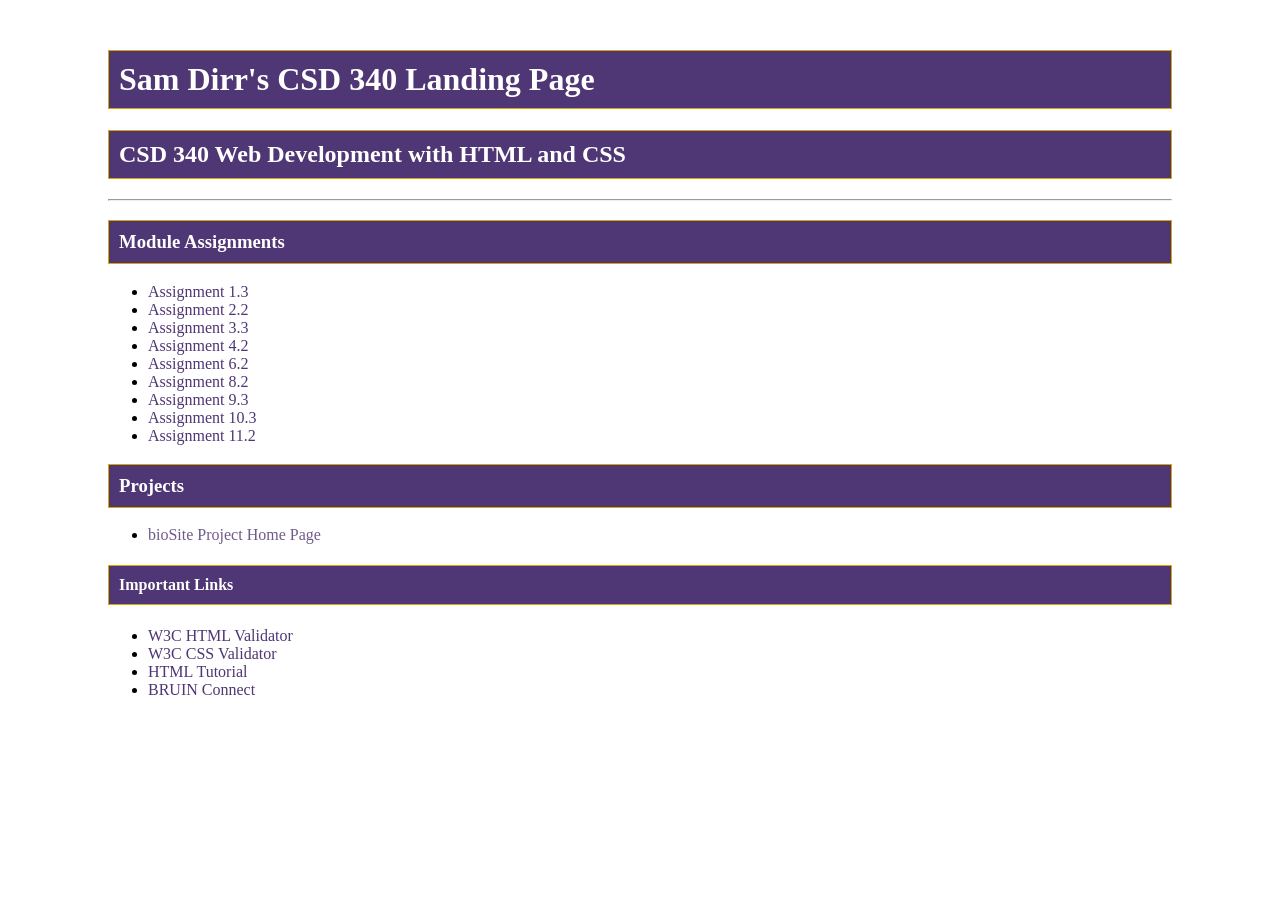
<file: index.html>
<!DOCTYPE html>
<html lang="en">
<head>
    <!--
        Sam Dirr
        Assignment 3.2 - GitHub Pages
        June 14, 2026
    -->
    <meta charset="UTF-8">
    <meta name="viewport" content="width=device-width, initial-scale=1.0">
    <link rel="stylesheet" href="site.css">
    <title>Sam Dirr's CSD 340 Landing Page</title>
</head>
<body>
    <div id="container">
        <h1>Sam Dirr's CSD 340 Landing Page</h1>
        <h2>CSD 340 Web Development with HTML and CSS</h2>

        <hr>
        <h3>Module Assignments</h3>
        <ul>
            <li><a href="module-1/index.html">Assignment 1.3</a></li>
            <li><a href="module-2/Dirr_Mod2_2.html">Assignment 2.2</a></li>
            <li><a href="module-3/Dirr_Mod3_3.html">Assignment 3.3</a></li>
            <li><a href="module-4/Dirr_Mod4_2.html">Assignment 4.2</a></li>
            <li><a href="module-6/Dirr_Mod6_2.html">Assignment 6.2</a></li>
            <li><a href="module-8/Dirr_Mod8_2.html">Assignment 8.2</a></li>
            <li><a href="module-9/Dirr_Mod9_3.html">Assignment 9.3</a></li>
            <li><a href="module-10/Dirr_Mod10_3.html">Assignment 10.3</a></li>
            <li><a href="module-11/Dirr_Mod11_2.html">Assignment 11.2</a></li>
        </ul>
        <h3>Projects</h3>
        <ul>
            <li><a href="">bioSite Project Home Page</a></li>
        </ul>
        <h4>Important Links</h4>
        <ul>
            <li><a href="https://validator.w3.org/">W3C HTML Validator</a></li>
            <li><a href="http://jigsaw.w3.org/css-validator/">W3C CSS Validator</a></li>
            <li><a href="https://www.w3schools.com/html/">HTML Tutorial</a></li>
            <li><a href="https://bruinconnect.bellevue.edu/">BRUIN Connect</a></li>
        </ul>
    </div>
</body>
</html>
</file>
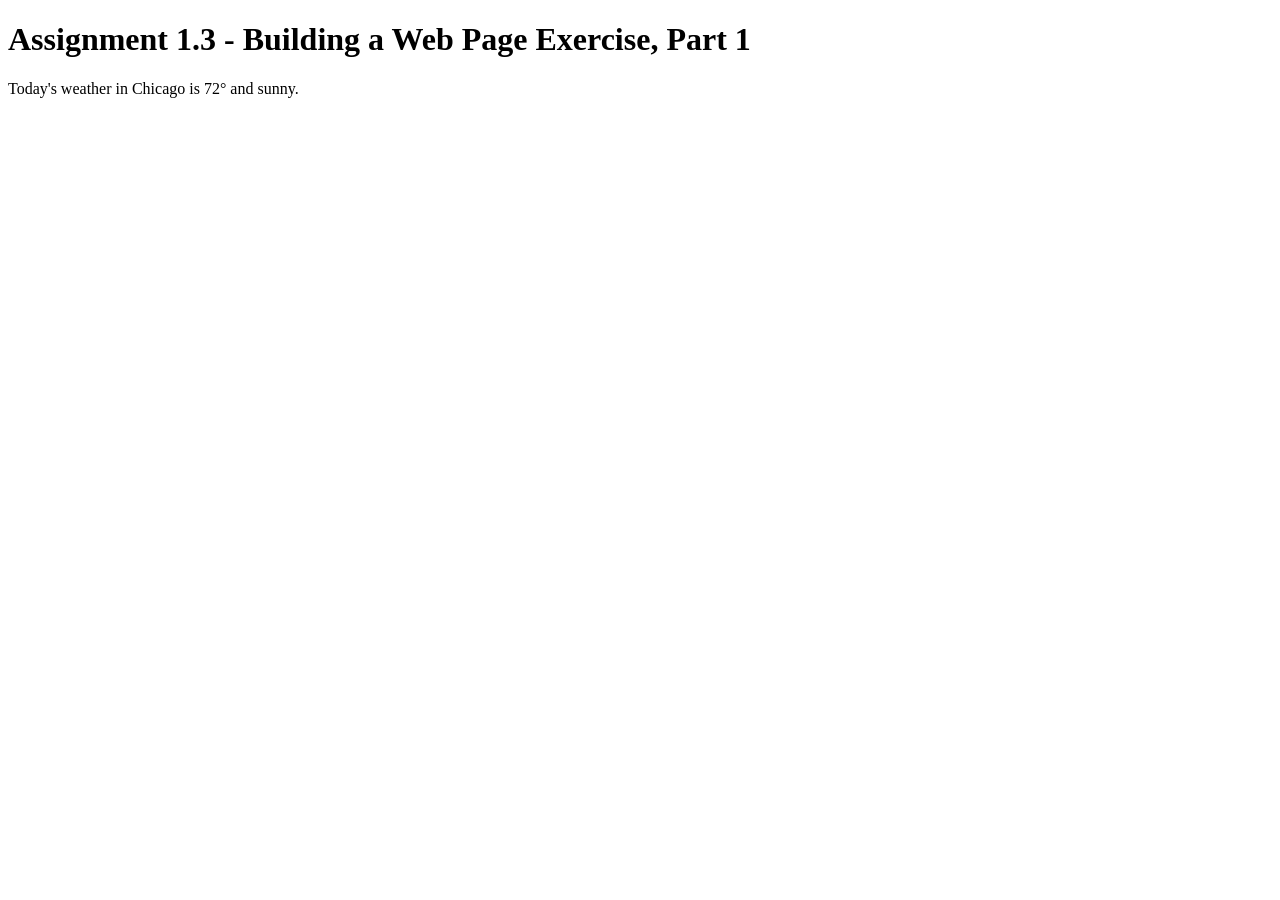
<file: module-1/index.html>
<!DOCTYPE html>
<html lang="en">
<head>
    <meta charset="UTF-8">
    <meta name="viewport" content="width=device-width, initial-scale=1.0">
    <title>CSD 340 Web Development with HTML and CSS</title>
</head>
<body>
    <h1>Assignment 1.3 - Building a Web Page Exercise, Part 1</h1>
    <p>Today's weather in Chicago is 72&deg; and sunny.</p>
</body>
</html>
</file>
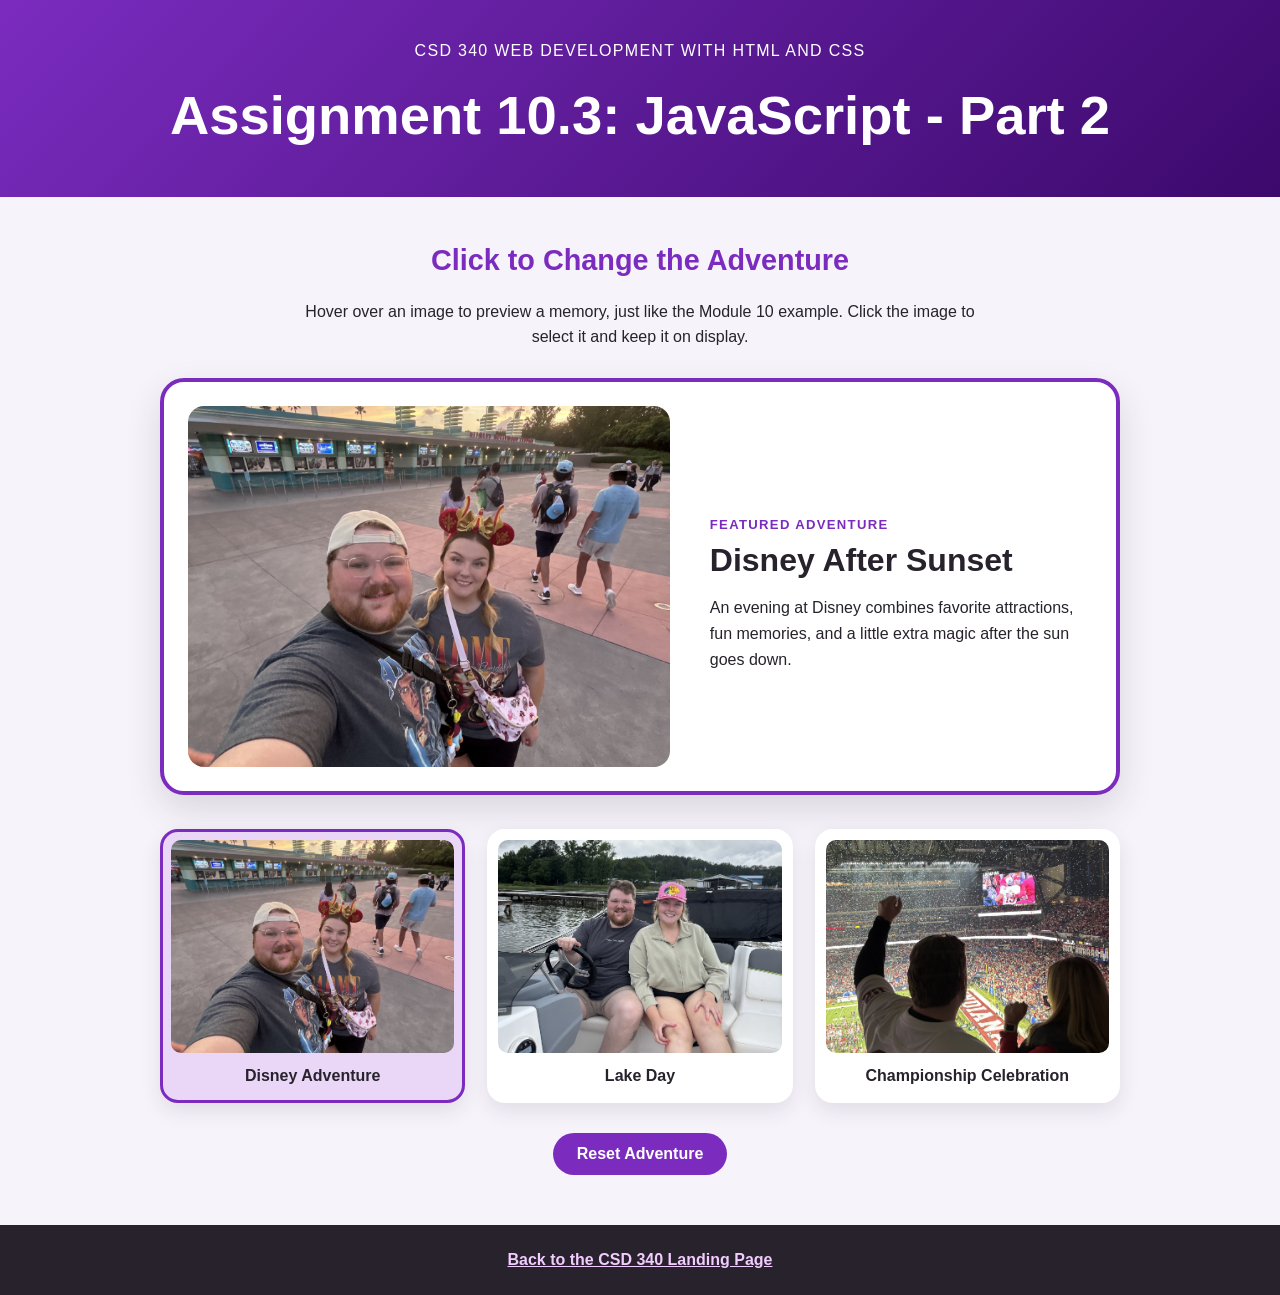
<file: module-10/Dirr_Mod10_3.html>
<!DOCTYPE html>
<html lang="en">
<head>
    <!--
        Name: Sam Dirr
        Assignment: 10.3
        Date: July 26, 2026
    -->
    <meta charset="UTF-8">
    <meta name="viewport" content="width=device-width, initial-scale=1.0">
    <title>CSD 340 Web Development with HTML and CSS</title>

    <style>
        :root {
            --accent-color: #7b2cbf;
            --accent-light: #ead7f7;
            --page-background: #f7f3fb;
            --card-background: #ffffff;
            --text-color: #27222c;
        }

        * {
            box-sizing: border-box;
        }

        body {
            background-color: var(--page-background);
            color: var(--text-color);
            font-family: Arial, Helvetica, sans-serif;
            line-height: 1.6;
            margin: 0;
        }

        header {
            background: linear-gradient(135deg, var(--accent-color), #3c096c);
            color: #ffffff;
            padding: 38px 20px;
            text-align: center;
            transition: background 0.3s ease;
        }

        header p {
            letter-spacing: 0.08em;
            margin: 0 0 8px;
            text-transform: uppercase;
        }

        h1 {
            font-size: clamp(2rem, 5vw, 3.4rem);
            margin: 0;
        }

        main {
            margin: 40px auto;
            max-width: 1000px;
            padding: 0 20px;
        }

        .instructions {
            margin: 0 auto 28px;
            max-width: 700px;
            text-align: center;
        }

        .instructions h2 {
            color: var(--accent-color);
            font-size: 1.8rem;
            margin-bottom: 8px;
        }

        .memory-display {
            background-color: var(--card-background);
            border: 4px solid var(--accent-color);
            border-radius: 24px;
            box-shadow: 0 14px 35px rgba(39, 34, 44, 0.14);
            display: grid;
            gap: 28px;
            grid-template-columns: 1.1fr 0.9fr;
            overflow: hidden;
            padding: 24px;
            transition: border-color 0.3s ease;
        }

        .featured-image {
            aspect-ratio: 4 / 3;
            border-radius: 16px;
            height: 100%;
            object-fit: cover;
            width: 100%;
        }

        .memory-copy {
            align-self: center;
            padding: 12px;
        }

        .memory-label {
            color: var(--accent-color);
            font-size: 0.82rem;
            font-weight: bold;
            letter-spacing: 0.1em;
            margin-bottom: 6px;
            text-transform: uppercase;
        }

        #memory-title {
            font-size: 2rem;
            line-height: 1.2;
            margin: 0 0 14px;
        }

        #memory-description {
            margin-bottom: 0;
        }

        .choices {
            display: grid;
            gap: 22px;
            grid-template-columns: repeat(3, 1fr);
            margin-top: 34px;
        }

        .choice {
            background-color: var(--card-background);
            border: 3px solid transparent;
            border-radius: 18px;
            box-shadow: 0 8px 20px rgba(39, 34, 44, 0.1);
            cursor: pointer;
            overflow: hidden;
            padding: 8px;
            transition: border-color 0.2s ease, transform 0.2s ease;
        }

        .choice:hover,
        .choice:focus {
            border-color: var(--accent-color);
            outline: none;
            transform: translateY(-5px);
        }

        .choice.active-choice {
            border-color: var(--accent-color);
            background-color: var(--accent-light);
        }

        .choice img {
            aspect-ratio: 4 / 3;
            border-radius: 10px;
            display: block;
            object-fit: cover;
            width: 100%;
        }

        .choice p {
            font-weight: bold;
            margin: 10px 5px 4px;
            text-align: center;
        }

        .reset-area {
            margin-top: 30px;
            text-align: center;
        }

        button {
            background-color: var(--accent-color);
            border: 0;
            border-radius: 999px;
            color: #ffffff;
            cursor: pointer;
            font-size: 1rem;
            font-weight: bold;
            padding: 12px 24px;
        }

        button:hover,
        button:focus {
            filter: brightness(1.12);
        }

        footer {
            background-color: #27222c;
            color: #ffffff;
            margin-top: 50px;
            padding: 22px;
            text-align: center;
        }

        footer a {
            color: #f2ccff;
            font-weight: bold;
        }

        @media (max-width: 720px) {
            .memory-display {
                grid-template-columns: 1fr;
            }

            .choices {
                grid-template-columns: 1fr;
            }

            .choice {
                display: grid;
                gap: 14px;
                grid-template-columns: 130px 1fr;
            }

            .choice p {
                align-self: center;
                margin: 0;
                text-align: left;
            }
        }
    </style>
</head>

<body>
<header>
    <p>CSD 340 Web Development with HTML and CSS</p>
    <h1>Assignment 10.3: JavaScript - Part 2</h1>
</header>

<main>
    <section class="instructions">
        <h2>Click to Change the Adventure</h2>
        <p>
            Hover over an image to preview a memory, just like the Module 10
            example. Click the image to select it and keep it on display.
        </p>
    </section>

    <section class="memory-display" aria-live="polite">
        <img
            class="featured-image"
            id="featured-image"
            src="images/disney-memory.jpg"
            alt="Madi and Sam enjoying an evening at Disney"
        >

        <div class="memory-copy">
            <p class="memory-label">Featured Adventure</p>
            <h2 id="memory-title">Disney After Sunset</h2>
            <p id="memory-description">
                An evening at Disney combines favorite attractions, fun
                memories, and a little extra magic after the sun goes down.
            </p>
        </div>
    </section>

    <section class="choices" aria-label="Choose a featured adventure">
        <div class="choice active-choice">
            <img
                src="images/disney-memory.jpg"
                alt="Choose the Disney adventure"
                role="button"
                tabindex="0"
                onmouseover="previewMemory(0)"
                onmouseout="restoreMemory()"
                onclick="showMemory(0, this)"
                onkeydown="handleKey(event, 0, this)"
            >
            <p>Disney Adventure</p>
        </div>

        <div class="choice">
            <img
                src="images/lake-memory.jpg"
                alt="Choose the lake adventure"
                role="button"
                tabindex="0"
                onmouseover="previewMemory(1)"
                onmouseout="restoreMemory()"
                onclick="showMemory(1, this)"
                onkeydown="handleKey(event, 1, this)"
            >
            <p>Lake Day</p>
        </div>

        <div class="choice">
            <img
                src="images/big-ten-memory.jpg"
                alt="Choose the Big Ten championship memory"
                role="button"
                tabindex="0"
                onmouseover="previewMemory(2)"
                onmouseout="restoreMemory()"
                onclick="showMemory(2, this)"
                onkeydown="handleKey(event, 2, this)"
            >
            <p>Championship Celebration</p>
        </div>
    </section>

    <div class="reset-area">
        <button type="button" onclick="resetDisplay()">Reset Adventure</button>
    </div>
</main>

<footer>
    <a href="../index.html">Back to the CSD 340 Landing Page</a>
</footer>

<script>
    const memories = [
        {
            image: "images/disney-memory.jpg",
            alt: "Madi and Sam enjoying an evening at Disney",
            title: "Disney After Sunset",
            description: "An evening at Disney combines favorite attractions, fun memories, and a little extra magic after the sun goes down.",
            color: "#7b2cbf",
            lightColor: "#ead7f7"
        },
        {
            image: "images/lake-memory.jpg",
            alt: "Madi and Sam sitting together on a boat at the lake",
            title: "A Relaxing Lake Day",
            description: "A day on the water is a chance to slow down, enjoy the view, and spend time together away from a busy schedule.",
            color: "#087f8c",
            lightColor: "#d6f1f3"
        },
        {
            image: "images/big-ten-memory.jpg",
            alt: "Madi and Sam celebrating a Big Ten championship",
            title: "Big Ten Championship Win",
            description: "The excitement of a championship is even better when the moment is shared with someone important.",
            color: "#b21e35",
            lightColor: "#f7d9de"
        }
    ];

    let selectedIndex = 0;

    function updateDisplay(index) {
        const selectedMemory = memories[index];
        const featuredImage = document.getElementById("featured-image");

        featuredImage.src = selectedMemory.image;
        featuredImage.alt = selectedMemory.alt;
        document.getElementById("memory-title").textContent =
            selectedMemory.title;
        document.getElementById("memory-description").textContent =
            selectedMemory.description;

        document.documentElement.style.setProperty(
            "--accent-color",
            selectedMemory.color
        );
        document.documentElement.style.setProperty(
            "--accent-light",
            selectedMemory.lightColor
        );
    }

    function previewMemory(index) {
        updateDisplay(index);
    }

    function restoreMemory() {
        updateDisplay(selectedIndex);
    }

    function showMemory(index, clickedImage) {
        selectedIndex = index;
        updateDisplay(index);

        const choices = document.querySelectorAll(".choice");
        choices.forEach(function (choice) {
            choice.classList.remove("active-choice");
        });
        clickedImage.parentElement.classList.add("active-choice");
    }

    function handleKey(event, index, selectedImage) {
        if (event.key === "Enter" || event.key === " ") {
            event.preventDefault();
            showMemory(index, selectedImage);
        }
    }

    function resetDisplay() {
        const firstChoice = document.querySelector(".choice img");
        selectedIndex = 0;
        showMemory(0, firstChoice);
    }
</script>
</body>
</html>
</file>
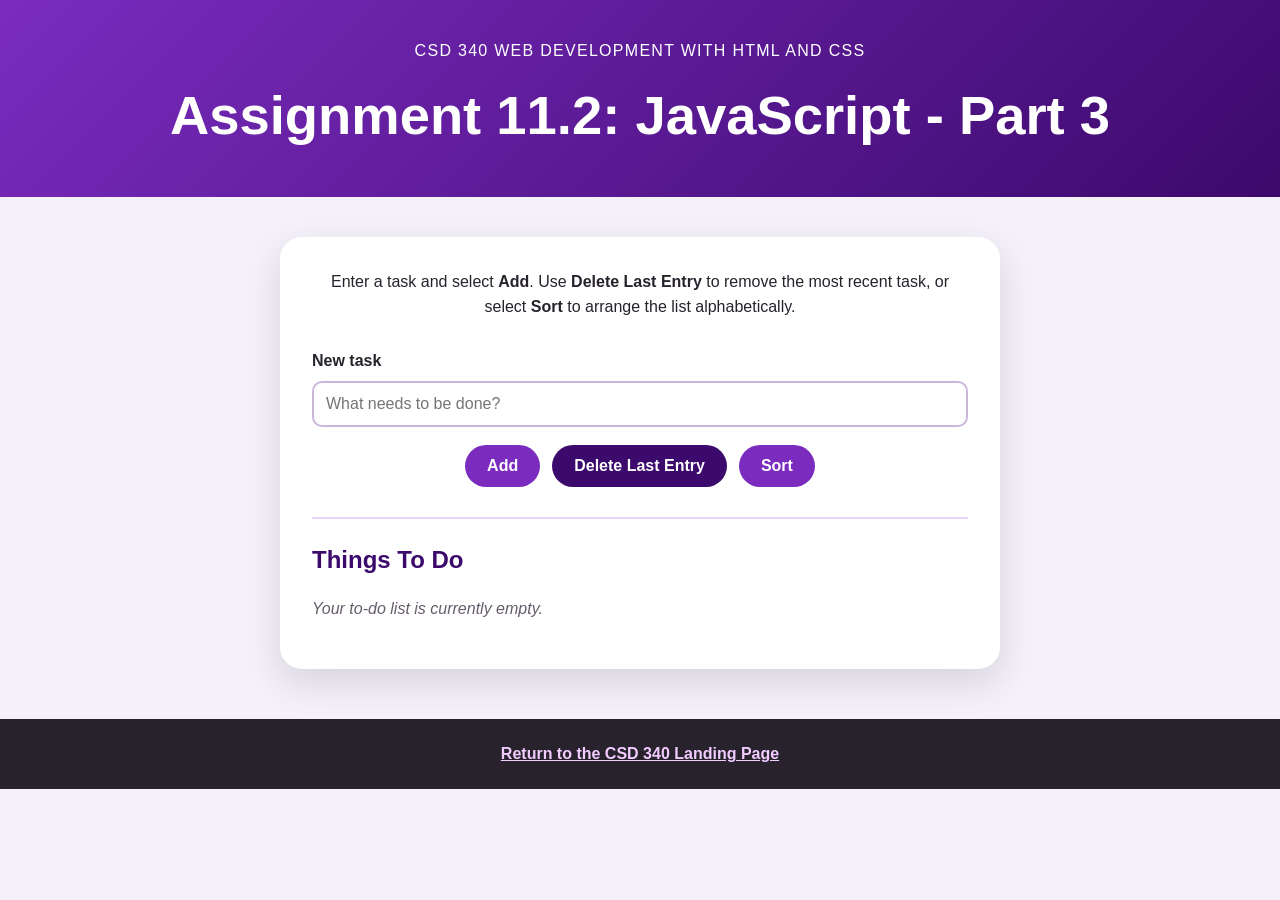
<file: module-11/Dirr_Mod11_2.html>
<!DOCTYPE html>
<html lang="en">
<head>
    <!--
        Name: Sam Dirr
        Assignment: 11.2
        Date: July 28, 2026
    -->
    <meta charset="UTF-8">
    <meta name="viewport" content="width=device-width, initial-scale=1.0">
    <title>CSD 340 Web Development with HTML and CSS</title>

    <style>
        :root {
            --background: #f4f1fa;
            --card: #ffffff;
            --dark-purple: #3c096c;
            --purple: #7b2cbf;
            --light-purple: #ead7f7;
            --text: #27222c;
        }

        * {
            box-sizing: border-box;
        }

        body {
            background-color: var(--background);
            color: var(--text);
            font-family: Arial, Helvetica, sans-serif;
            line-height: 1.6;
            margin: 0;
        }

        header {
            background: linear-gradient(135deg, var(--purple), var(--dark-purple));
            color: #ffffff;
            padding: 38px 20px;
            text-align: center;
        }

        header p {
            letter-spacing: 0.08em;
            margin: 0 0 8px;
            text-transform: uppercase;
        }

        h1 {
            font-size: clamp(2rem, 5vw, 3.4rem);
            margin: 0;
        }

        main {
            margin: 40px auto;
            max-width: 760px;
            padding: 0 20px;
        }

        .todo-card {
            background-color: var(--card);
            border-radius: 22px;
            box-shadow: 0 14px 35px rgba(39, 34, 44, 0.14);
            padding: 32px;
        }

        .instructions {
            margin-top: 0;
            text-align: center;
        }

        .entry-area {
            display: flex;
            gap: 12px;
            margin: 28px 0 18px;
        }

        label {
            display: block;
            font-weight: bold;
            margin-bottom: 8px;
        }

        .entry-field {
            flex-grow: 1;
        }

        input {
            border: 2px solid #c9b6d8;
            border-radius: 10px;
            font-size: 1rem;
            padding: 12px;
            width: 100%;
        }

        input:focus {
            border-color: var(--purple);
            outline: 3px solid var(--light-purple);
        }

        .button-area {
            display: flex;
            flex-wrap: wrap;
            gap: 12px;
            justify-content: center;
        }

        button {
            background-color: var(--purple);
            border: 0;
            border-radius: 999px;
            color: #ffffff;
            cursor: pointer;
            font-size: 1rem;
            font-weight: bold;
            padding: 12px 22px;
        }

        button:hover,
        button:focus {
            filter: brightness(1.12);
        }

        .secondary-button {
            background-color: var(--dark-purple);
        }

        .list-section {
            border-top: 2px solid var(--light-purple);
            margin-top: 30px;
            padding-top: 22px;
        }

        .list-section h2 {
            color: var(--dark-purple);
            margin: 0 0 12px;
        }

        #todo-list {
            margin-bottom: 0;
            padding-left: 28px;
        }

        #todo-list li {
            background-color: var(--light-purple);
            border-radius: 8px;
            margin: 8px 0;
            padding: 8px 12px;
        }

        #empty-message {
            color: #665d6b;
            font-style: italic;
        }

        footer {
            background-color: var(--text);
            color: #ffffff;
            margin-top: 50px;
            padding: 22px;
            text-align: center;
        }

        footer a {
            color: #f2ccff;
            font-weight: bold;
        }

        @media (max-width: 600px) {
            .entry-area {
                flex-direction: column;
            }

            .button-area {
                align-items: stretch;
                flex-direction: column;
            }
        }
    </style>
</head>

<body>
<header>
    <p>CSD 340 Web Development with HTML and CSS</p>
    <h1>Assignment 11.2: JavaScript - Part 3</h1>
</header>

<main>
    <section class="todo-card">
        <p class="instructions">
            Enter a task and select <strong>Add</strong>. Use
            <strong>Delete Last Entry</strong> to remove the most recent task,
            or select <strong>Sort</strong> to arrange the list alphabetically.
        </p>

        <div class="entry-area">
            <div class="entry-field">
                <label for="todo-input">New task</label>
                <input
                    id="todo-input"
                    type="text"
                    placeholder="What needs to be done?"
                >
            </div>
        </div>

        <div class="button-area">
            <button type="button" onclick="addItem()">Add</button>
            <button
                class="secondary-button"
                type="button"
                onclick="deleteLastItem()"
            >
                Delete Last Entry
            </button>
            <button type="button" onclick="sortItems()">Sort</button>
        </div>

        <section class="list-section" aria-live="polite">
            <h2>Things To Do</h2>
            <p id="empty-message">Your to-do list is currently empty.</p>
            <ol id="todo-list"></ol>
        </section>
    </section>
</main>

<footer>
    <a href="../index.html">Return to the CSD 340 Landing Page</a>
</footer>

<script>
    const todoItems = [];

    function addItem() {
        const input = document.getElementById("todo-input");
        const newItem = input.value.trim();

        if (newItem === "") {
            alert("Please enter a task before selecting Add.");
            input.focus();
            return;
        }

        todoItems.push(newItem);
        alert('Added: "' + newItem + '"');
        input.value = "";
        input.focus();
        displayItems();
    }

    function deleteLastItem() {
        if (todoItems.length === 0) {
            alert("There are no tasks to delete.");
            return;
        }

        const deletedItem = todoItems.pop();
        alert('Deleted: "' + deletedItem + '"');
        displayItems();
    }

    function displayItems() {
        const list = document.getElementById("todo-list");
        const emptyMessage = document.getElementById("empty-message");

        list.innerHTML = "";

        for (let index = 0; index < todoItems.length; index++) {
            const listItem = document.createElement("li");
            listItem.textContent = todoItems[index];
            list.appendChild(listItem);
        }

        emptyMessage.hidden = todoItems.length > 0;
    }

    function sortItems() {
        todoItems.sort(function (firstItem, secondItem) {
            return firstItem.localeCompare(secondItem);
        });

        alert("The to-do list has been sorted alphabetically.");
        displayItems();
    }

    document
        .getElementById("todo-input")
        .addEventListener("keydown", function (event) {
            if (event.key === "Enter") {
                addItem();
            }
        });
</script>
</body>
</html>
</file>
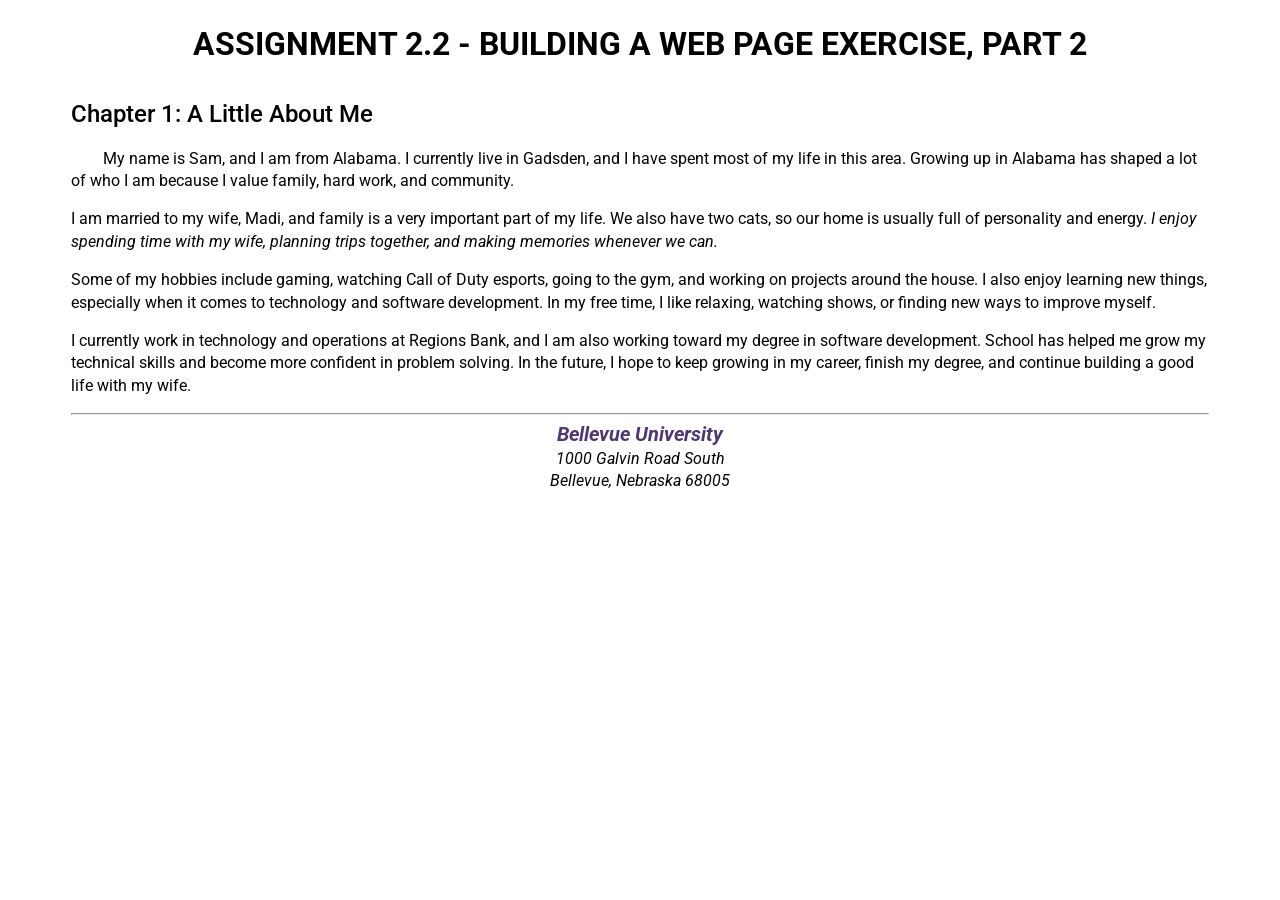
<file: module-2/Dirr_Mod2_2.html>
<!DOCTYPE html>
<html lang="en">
<head>
    <!--
        Sam Dirr
        Assignment 2.2 - Building a Web Page Exercise, Part 2
    -->
    <meta charset="UTF-8">
    <meta name="description" content="A personal introduction for CSD 340 Assignment 2.2">
    <meta name="keywords" content="CSD 340, HTML, CSS, web development">
    <meta name="robots" content="nofollow">
    <meta name="author" content="Sam Dirr">
    <meta name="viewport" content="width=device-width, initial-scale=1.0">
    <link rel="preconnect" href="https://fonts.googleapis.com">
    <link rel="preconnect" href="https://fonts.gstatic.com" crossorigin>
    <link href="https://fonts.googleapis.com/css2?family=Roboto:wght@400;500;700&amp;display=swap" rel="stylesheet">
    <link rel="stylesheet" href="Dirr_Mod2_2.css">
    <title>CSD 340 Development with HTML and CSS</title>
</head>
<body>
    <div id="container">
        <h1>Assignment 2.2 - Building a Web Page Exercise, Part 2</h1>
        <h2>Chapter 1: A Little About Me</h2>

        <p class="intro">
            My name is Sam, and I am from Alabama.
            I currently live in Gadsden, and I have spent most of my life in this area.
            Growing up in Alabama has shaped a lot of who I am because I value family, hard work, and community.
        </p>

        <p>
            I am married to my wife, Madi, and family is a very important part of my life.
            We also have two cats, so our home is usually full of personality and energy.
            <span class="sentence">I enjoy spending time with my wife, planning trips together, and making memories whenever we can.</span>
        </p>

        <p>
            Some of my hobbies include gaming, watching Call of Duty esports, going to the gym, and working on projects around the house.
            I also enjoy learning new things, especially when it comes to technology and software development.
            In my free time, I like relaxing, watching shows, or finding new ways to improve myself.
        </p>

        <p>
            I currently work in technology and operations at Regions Bank, and I am also working toward my degree in software development.
            School has helped me grow my technical skills and become more confident in problem solving.
            In the future, I hope to keep growing in my career, finish my degree, and continue building a good life with my wife.
        </p>

        <hr>

        <address>
            <p><a href="https://www.bellevue.edu/">Bellevue University</a></p>
            <p>1000 Galvin Road South</p>
            <p>Bellevue, Nebraska 68005</p>
        </address>
    </div>
</body>
</html>
</file>
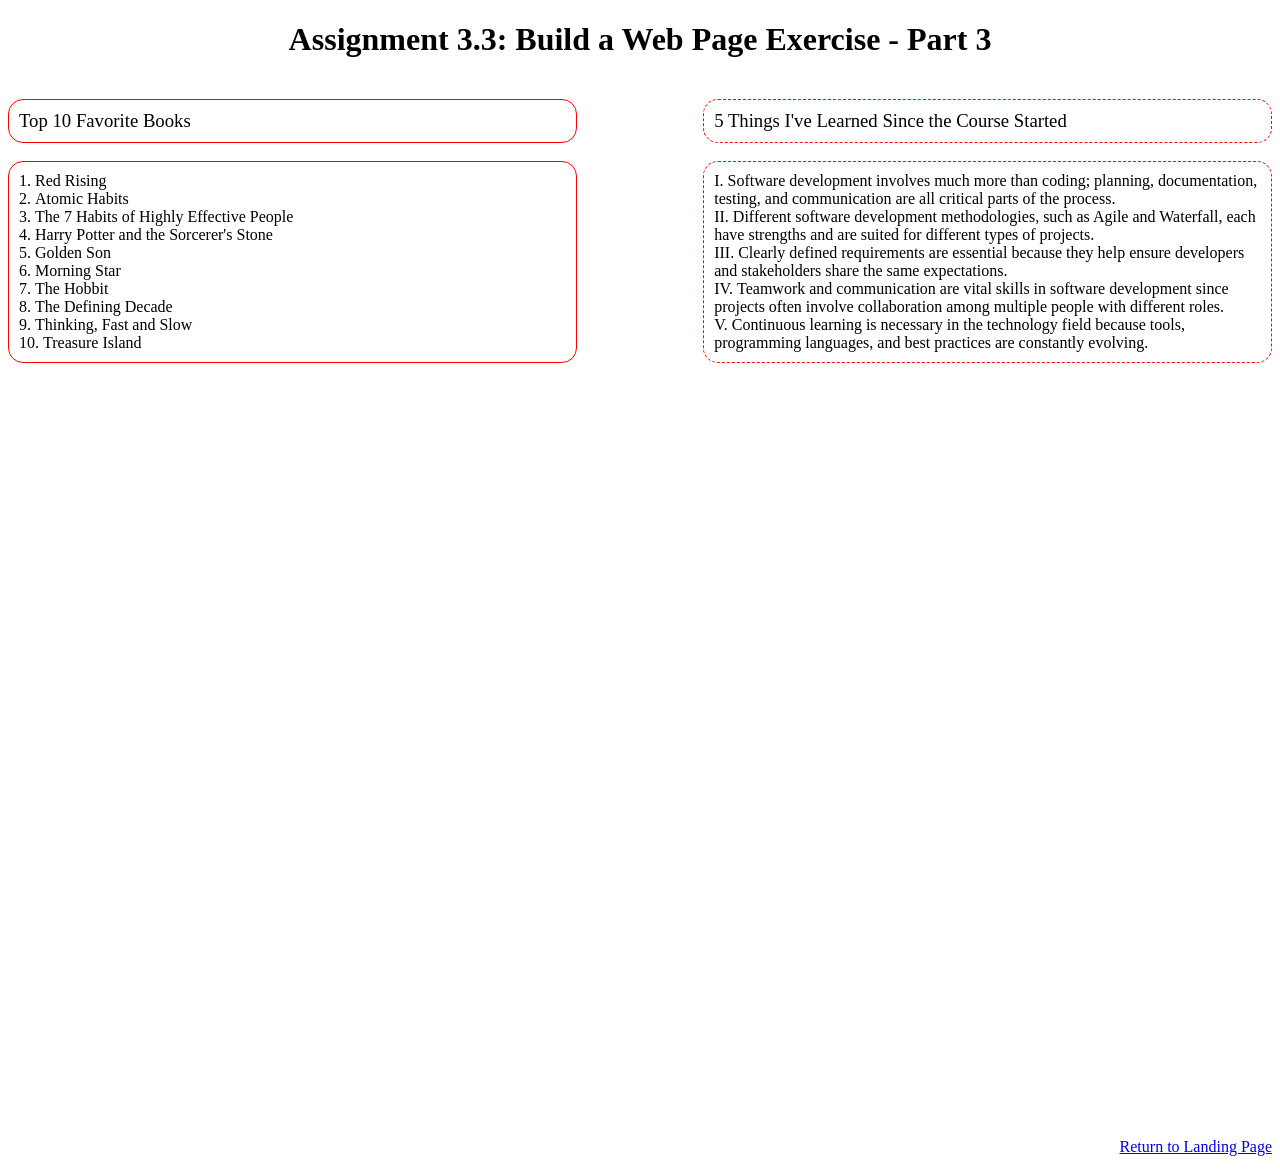
<file: module-3/Dirr_Mod3_3.html>
<!DOCTYPE html>
<html lang="en">
<head>
  <!--
      Sam Dirr
      Assignment 3.3 - Build a Web Page Exercise, Part 3
      June 14, 2026
  -->
  <meta charset="UTF-8">
  <meta name="viewport" content="width=device-width, initial-scale=1.0">
  <link rel="stylesheet" href="Dirr_Mod3_3.css">
  <title>CSD 340 Web Development with HTML and CSS</title>
</head>
<body>
<div id="container">
  <h1>Assignment 3.3: Build a Web Page Exercise - Part 3</h1>
  <div id="books">
    <h3>Top 10 Favorite Books</h3>
    <ol>
      <li>Red Rising</li>
      <li>Atomic Habits</li>
      <li>The 7 Habits of Highly Effective People</li>
      <li>Harry Potter and the Sorcerer's Stone</li>
      <li>Golden Son</li>
      <li>Morning Star</li>
      <li>The Hobbit</li>
      <li>The Defining Decade</li>
      <li>Thinking, Fast and Slow</li>
      <li>Treasure Island</li>
    </ol>
  </div>
  <div id="lessons">
    <h3>5 Things I've Learned Since the Course Started</h3>
    <ul>
      <li>Software development involves much more than coding; planning, documentation, testing, and communication are all critical parts of the process.</li>
      <li>Different software development methodologies, such as Agile and Waterfall, each have strengths and are suited for different types of projects.</li>
      <li>Clearly defined requirements are essential because they help ensure developers and stakeholders share the same expectations.</li>
      <li>Teamwork and communication are vital skills in software development since projects often involve collaboration among multiple people with different roles.</li>
      <li>Continuous learning is necessary in the technology field because tools, programming languages, and best practices are constantly evolving.</li>
    </ul>
  </div>
  <div id="bottom">
    <a href="../index.html">Return to Landing Page</a>
  </div>
</div>
</body>
</html>
</file>
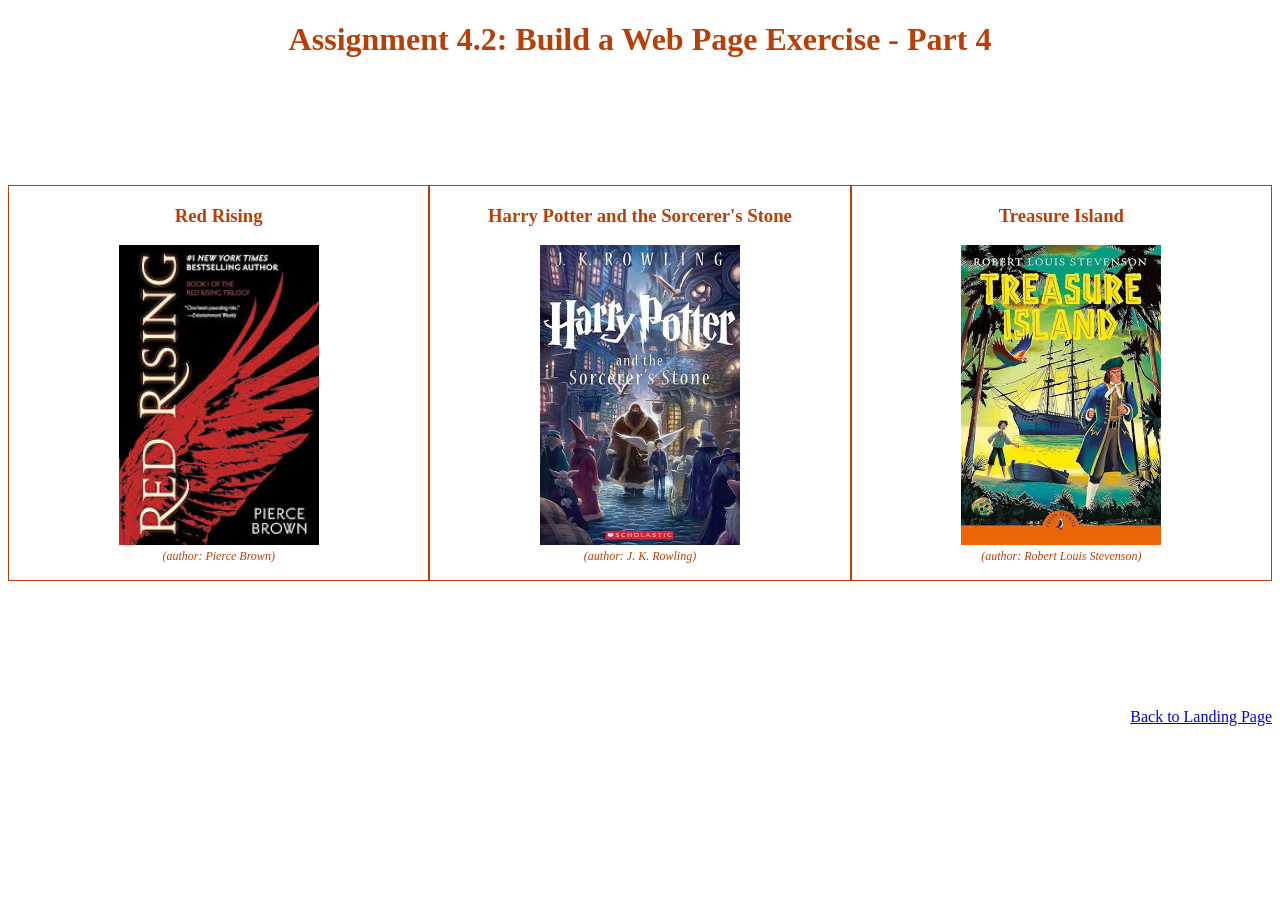
<file: module-4/Dirr_Mod4_2.html>
<!DOCTYPE html>
<html lang="en">
<head>
    <!--
        Name: Sam Dirr
        Assignment: 4.2
        Date: June 21, 2026
    -->
    <meta charset="UTF-8">
    <title>CSD 340 Web Development with HTML and CSS</title>
    <link rel="stylesheet" href="Dirr_Mod4_2.css">
</head>

<body>
<div id="container">
    <h1>Assignment 4.2: Build a Web Page Exercise - Part 4</h1>

    <div id="image-gallery">
        <div>
            <h3>Red Rising</h3>
            <figure>
                <img src="images/red_rising.jpg"
                     alt="Cover of Red Rising by Pierce Brown">
                <figcaption>(author: Pierce Brown)</figcaption>
            </figure>
        </div>

        <div>
            <h3>Harry Potter and the Sorcerer's Stone</h3>
            <figure>
                <img src="images/harry_potter.jpg"
                     alt="Cover of Harry Potter and the Sorcerer's Stone by J. K. Rowling">
                <figcaption>(author: J. K. Rowling)</figcaption>
            </figure>
        </div>

        <div>
            <h3>Treasure Island</h3>
            <figure>
                <img src="images/treasure_island.jpg"
                     alt="Cover of Treasure Island by Robert Louis Stevenson">
                <figcaption>(author: Robert Louis Stevenson)</figcaption>
            </figure>
        </div>
    </div>

    <div class="last">
        <a href="../index.html">Back to Landing Page</a>
    </div>
</div>
</body>
</html>
</file>
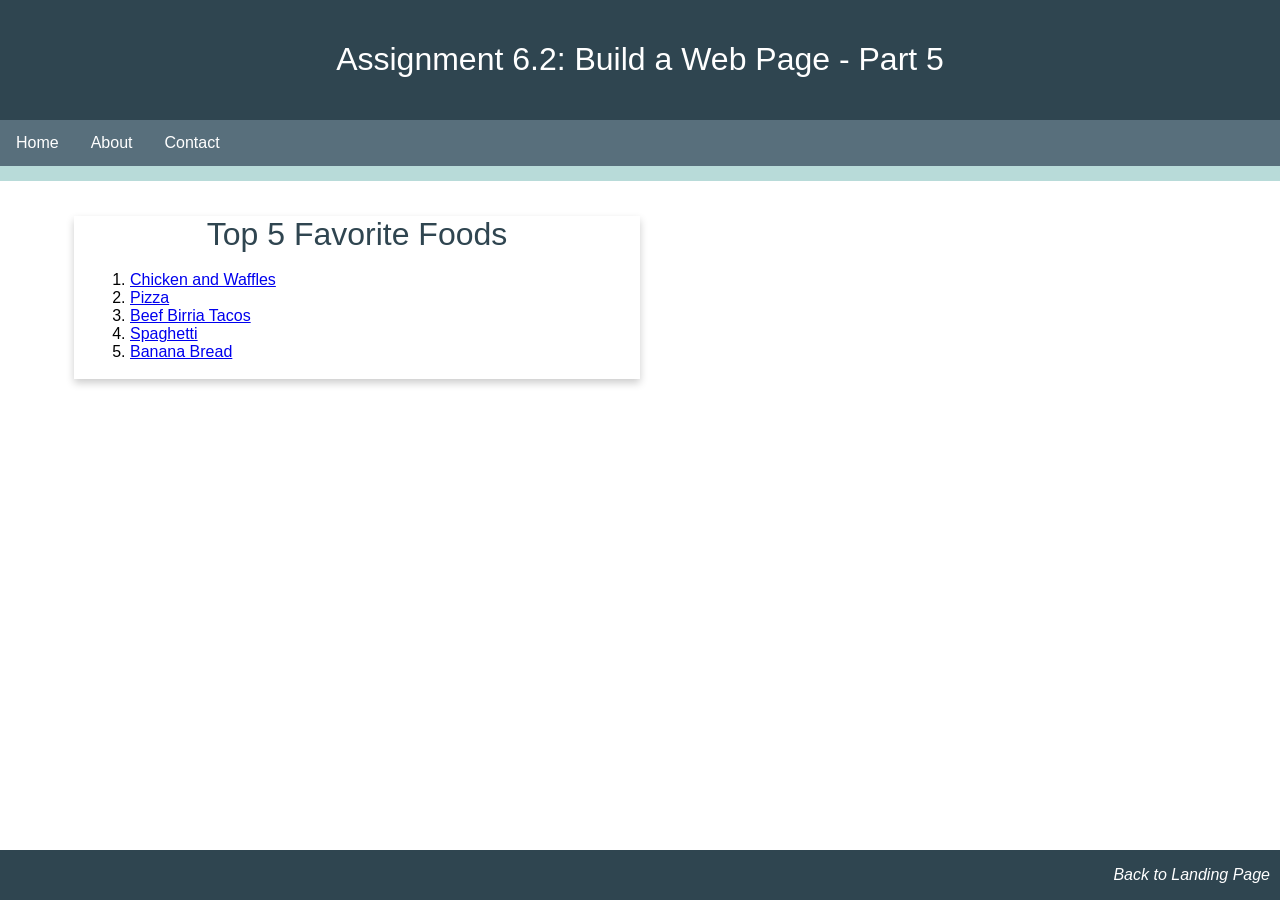
<file: module-6/Dirr_Mod6_2.html>
<!DOCTYPE html>
<html lang="en">
<head>
    <!--
        Name: Sam Dirr
        Assignment: 6.2
        Date: July 5, 2026
    -->
    <meta charset="UTF-8">
    <title>CSD 340 Web Development with HTML and CSS</title>
    <link rel="stylesheet" href="Dirr_Mod6_2.css">
</head>

<body>
<header>
    <h1>Assignment 6.2: Build a Web Page - Part 5</h1>
</header>

<div id="navbar">
    <a href="#">Home</a>
    <a href="#">About</a>
    <a href="#">Contact</a>
</div>

<div id="container">
    <div class="card">
        <div class="card-title">
            Top 5 Favorite Foods
        </div>

        <div class="card-content">
            <ol>
                <li><a href="https://www.allrecipes.com/recipe/193287/chicken-and-waffles/" target="_blank" rel="noopener">Chicken and Waffles</a></li>
                <li><a href="https://www.allrecipes.com/recipe/7245/jays-signature-pizza-crust/" target="_blank" rel="noopener">Pizza</a></li>
                <li><a href="https://www.allrecipes.com/recipe/282114/beef-birria-queso-tacos-with-consome/" target="_blank" rel="noopener">Beef Birria Tacos</a></li>
                <li><a href="https://www.allrecipes.com/recipe/232227/million-dollar-spaghetti/" target="_blank" rel="noopener">Spaghetti</a></li>
                <li><a href="https://www.allrecipes.com/recipe/17066/janets-rich-banana-bread/" target="_blank" rel="noopener">Banana Bread</a></li>
            </ol>
        </div>
    </div>
</div>

<footer>
    <p><a href="../index.html">Back to Landing Page</a></p>
</footer>
</body>
</html>
</file>
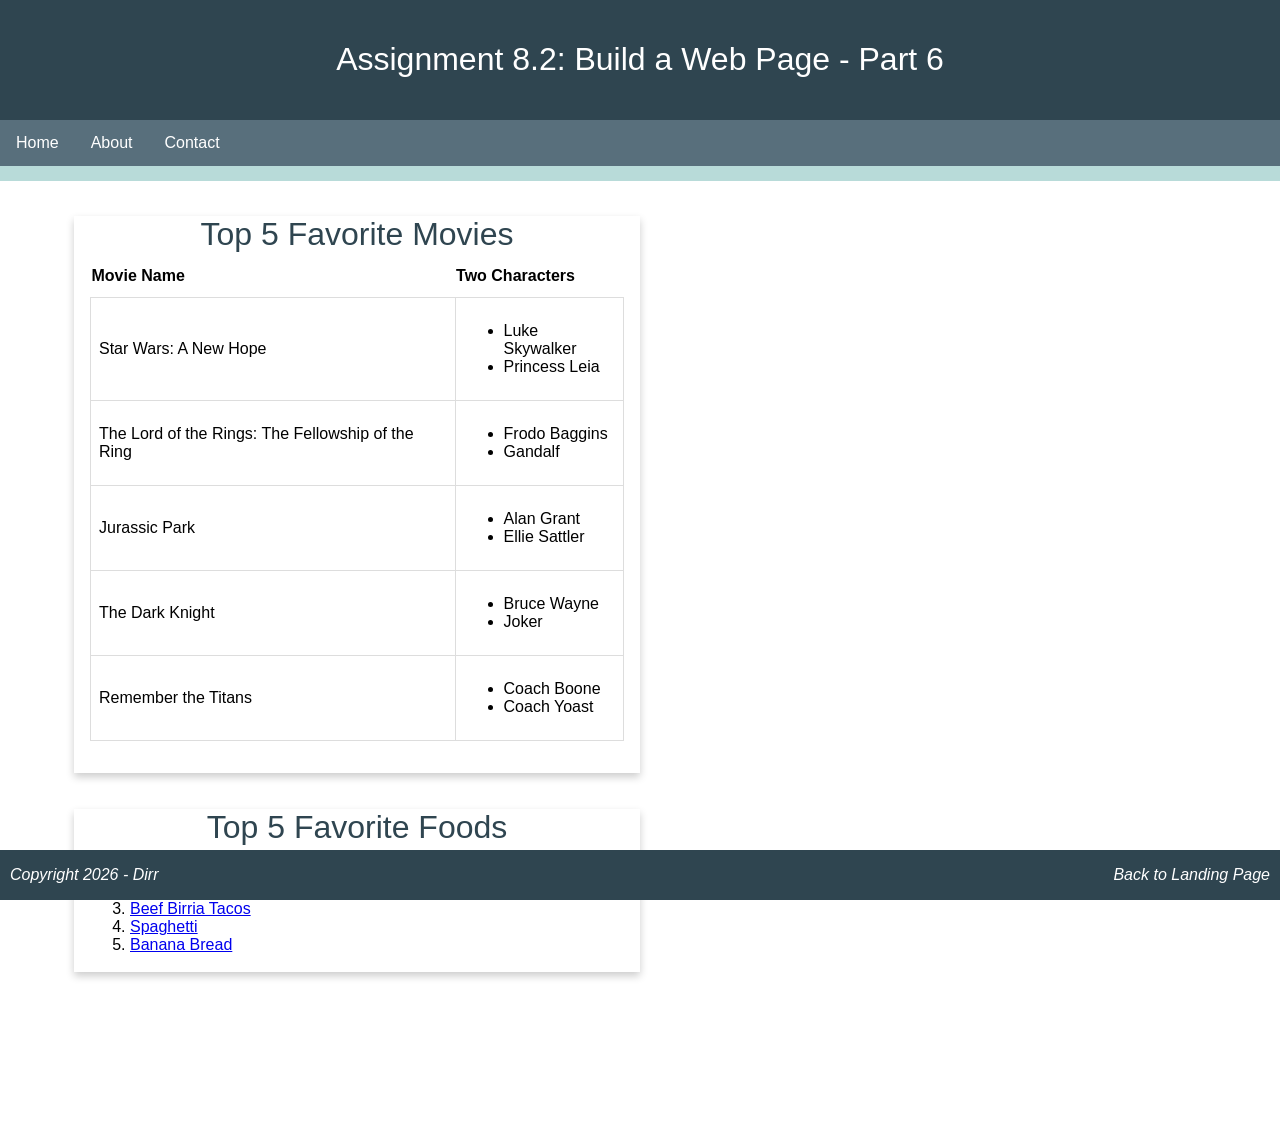
<file: module-8/Dirr_Mod8_2.html>
<!DOCTYPE html>
<html lang="en">
<head>
    <!--
        Name: Sam Dirr
        Assignment: 8.2
        Date: July 12, 2026
    -->
    <meta charset="UTF-8">
    <title>CSD 340 Web Development with HTML and CSS</title>
    <link rel="stylesheet" href="Dirr_Mod8_2.css">
</head>

<body>
<header>
    <h1>Assignment 8.2: Build a Web Page - Part 6</h1>
</header>

<div id="navbar">
    <a href="#">Home</a>
    <a href="#">About</a>
    <a href="#">Contact</a>
</div>

<div id="container">
    <div class="card">
        <div class="card-title">
            Top 5 Favorite Movies
        </div>

        <div class="card-content">
            <table id="movies">
                <tr>
                    <th>Movie Name</th>
                    <th>Two Characters</th>
                </tr>
                <tr>
                    <td>Star Wars: A New Hope</td>
                    <td>
                        <ul>
                            <li>Luke Skywalker</li>
                            <li>Princess Leia</li>
                        </ul>
                    </td>
                </tr>
                <tr>
                    <td>The Lord of the Rings: The Fellowship of the Ring</td>
                    <td>
                        <ul>
                            <li>Frodo Baggins</li>
                            <li>Gandalf</li>
                        </ul>
                    </td>
                </tr>
                <tr>
                    <td>Jurassic Park</td>
                    <td>
                        <ul>
                            <li>Alan Grant</li>
                            <li>Ellie Sattler</li>
                        </ul>
                    </td>
                </tr>
                <tr>
                    <td>The Dark Knight</td>
                    <td>
                        <ul>
                            <li>Bruce Wayne</li>
                            <li>Joker</li>
                        </ul>
                    </td>
                </tr>
                <tr>
                    <td>Remember the Titans</td>
                    <td>
                        <ul>
                            <li>Coach Boone</li>
                            <li>Coach Yoast</li>
                        </ul>
                    </td>
                </tr>
            </table>
        </div>
    </div>

    <br>
    <br>

    <div class="card">
        <div class="card-title">
            Top 5 Favorite Foods
        </div>

        <div class="card-content">
            <ol>
                <li><a href="https://www.allrecipes.com/recipe/193287/chicken-and-waffles/" target="_blank" rel="noopener">Chicken and Waffles</a></li>
                <li><a href="https://www.allrecipes.com/recipe/7245/jays-signature-pizza-crust/" target="_blank" rel="noopener">Pizza</a></li>
                <li><a href="https://www.allrecipes.com/recipe/282114/beef-birria-queso-tacos-with-consome/" target="_blank" rel="noopener">Beef Birria Tacos</a></li>
                <li><a href="https://www.allrecipes.com/recipe/232227/million-dollar-spaghetti/" target="_blank" rel="noopener">Spaghetti</a></li>
                <li><a href="https://www.allrecipes.com/recipe/17066/janets-rich-banana-bread/" target="_blank" rel="noopener">Banana Bread</a></li>
            </ol>
        </div>
    </div>
</div>

<footer>
    <p class="copyright">Copyright 2026 - Dirr</p>
    <p><a href="../index.html">Back to Landing Page</a></p>
</footer>
</body>
</html>
</file>
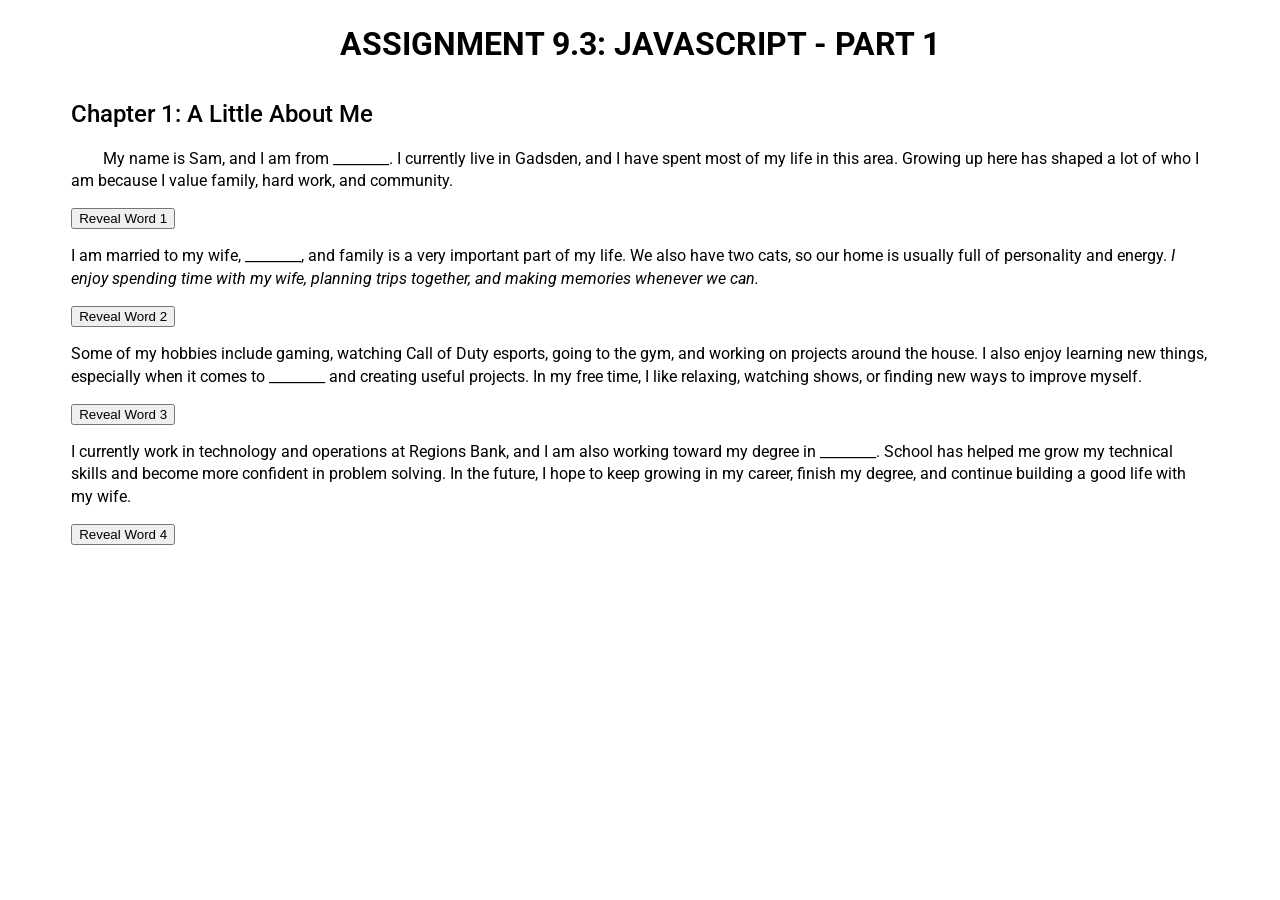
<file: module-9/Dirr_Mod9_3.html>
<!DOCTYPE html>
<html lang="en">
<head>
    <!--
        Sam Dirr
        Assignment 9.3 - JavaScript, Part 1
        July 19, 2026
    -->
    <meta charset="UTF-8">
    <meta name="description" content="A JavaScript word-reveal exercise for CSD 340 Assignment 9.3">
    <meta name="keywords" content="CSD 340, HTML, CSS, JavaScript, web development">
    <meta name="robots" content="nofollow">
    <meta name="author" content="Sam Dirr">
    <meta name="viewport" content="width=device-width, initial-scale=1.0">
    <link rel="preconnect" href="https://fonts.googleapis.com">
    <link rel="preconnect" href="https://fonts.gstatic.com" crossorigin>
    <link href="https://fonts.googleapis.com/css2?family=Roboto:wght@400;500;700&amp;display=swap" rel="stylesheet">
    <link rel="stylesheet" href="../module-2/Dirr_Mod2_2.css">
    <title>CSD 340 Web Development with HTML and CSS</title>

    <script>
        let firstWord = "Alabama";
        let secondWord = "Madi";
        let thirdWord = "technology";
        let fourthWord = "software development";
    </script>
</head>
<body>
    <div id="container">
        <h1>Assignment 9.3: JavaScript - Part 1</h1>
        <h2>Chapter 1: A Little About Me</h2>

        <p class="intro">
            My name is Sam, and I am from <span id="alabama">________</span>.
            I currently live in Gadsden, and I have spent most of my life in this area.
            Growing up here has shaped a lot of who I am because I value family, hard work, and community.
        </p>
        <button type="button" onclick="document.getElementById('alabama').innerHTML = firstWord">Reveal Word 1</button>

        <p>
            I am married to my wife, <span id="madi">________</span>, and family is a very important part of my life.
            We also have two cats, so our home is usually full of personality and energy.
            <span class="sentence">I enjoy spending time with my wife, planning trips together, and making memories whenever we can.</span>
        </p>
        <button type="button" onclick="document.getElementById('madi').innerHTML = secondWord">Reveal Word 2</button>

        <p>
            Some of my hobbies include gaming, watching Call of Duty esports, going to the gym, and working on projects around the house.
            I also enjoy learning new things, especially when it comes to <span id="technology">________</span> and creating useful projects.
            In my free time, I like relaxing, watching shows, or finding new ways to improve myself.
        </p>
        <button type="button" onclick="document.getElementById('technology').innerHTML = thirdWord">Reveal Word 3</button>

        <p>
            I currently work in technology and operations at Regions Bank, and I am also working toward my degree in <span id="software-development">________</span>.
            School has helped me grow my technical skills and become more confident in problem solving.
            In the future, I hope to keep growing in my career, finish my degree, and continue building a good life with my wife.
        </p>
        <button type="button" onclick="document.getElementById('software-development').innerHTML = fourthWord">Reveal Word 4</button>

    </div>
</body>
</html>
</file>
<file: site.css>
/*
    Sam Dirr
    Assignment 3.2 - GitHub Pages
    June 14, 2026
*/

#container {
    margin-top: 50px;
    margin-left: 100px;
    margin-right: 100px;
}

h1,
h2,
h3,
h4 {
    background-color: #4f3674;
    color: #ffffff;
    border: 1px solid #d6a800;
    padding: 10px;
}

a {
    color: #4f3674;
    text-decoration: none;
}

a:hover {
    color: #d6a800;
}

a:visited {
    color: #6f5a8a;
}
</file>
<file: module-2/Dirr_Mod2_2.css>
/*
    Sam Dirr
    Assignment 2.2 - Building a Web Page Exercise, Part 2
*/

html,
body {
    background-color: #ffffff;
    color: #000000;
    font-family: "Roboto", sans-serif;
    font-size: 16px;
}

#container {
    margin: 2% 5% 100px;
}

p {
    font-weight: 400;
    line-height: 1.4em;
}

h1 {
    font-weight: 700;
    text-align: center;
    text-transform: uppercase;
}

h2 {
    font-weight: 500;
    padding-top: 15px;
    text-align: left;
}

.intro {
    text-indent: 2em;
}

.sentence {
    font-style: italic;
}

address {
    text-align: center;
}

address p {
    margin: 0;
}

address a {
    color: #4f3674;
    font-size: 1.25em;
    font-weight: bold;
    text-decoration: none;
}

address a:hover {
    background-color: #d6a800;
    text-decoration: underline;
}

address a:visited {
    color: #6f5a8a;
}
</file>
<file: module-3/Dirr_Mod3_3.css>
/*
    Sam Dirr
    Assignment 3.3 - Build a Web Page Exercise, Part 3
    June 14, 2026
*/

h1 {
    text-align: center;
}

#books,
#lessons {
    width: 45%;
}

#books {
    float: left;
}

#lessons {
    float: right;
}

h3 {
    font-weight: 500;
    padding: 10px;
}

ol,
ul {
    font-weight: 300;
}

#books h3,
#books ol {
    border: 1px solid red;
    border-radius: 15px;
}

#books ol {
    padding: 10px;
    list-style-position: inside;
}

#lessons h3,
#lessons ul {
    border: 1px dashed red;
    border-radius: 15px;
}

#lessons ul {
    padding: 10px;
    list-style-type: upper-roman;
    list-style-position: inside;
}

#bottom {
    clear: both;
    width: 100%;
    margin-top: 60%;
    margin-bottom: 20px;
    float: right;
}

#bottom a {
    float: right;
}

a:hover {
    text-decoration: underline;
}
</file>
<file: module-4/Dirr_Mod4_2.css>
#image-gallery {
    display: grid;
    grid-template-columns: repeat(3, 1fr);
    margin-top: 10%;
}

h1 {
    text-align: center;
}

h3 {
    text-align: center;
}

figure {
    text-align: center;
}

figcaption {
    font-style: italic;
    font-size: 0.75em;
}

h1 {
    color: rgba(185, 63, 8, 1);
}

h3 {
    color: rgba(185, 63, 8, 1);
}

figcaption {
    color: rgba(185, 63, 8, 1);
}

.last {
    float: right;
    margin-top: 10%;
}

#image-gallery > div {
    border: 1px solid rgba(185, 63, 8, 1);
}
#image-gallery img {
    width: 200px;
    height: 300px;
    object-fit: cover;
}

object-fit: contain;
</file>
<file: module-6/Dirr_Mod6_2.css>
html {
    min-height: 100%;
    position: relative;
}

body {
    margin: 0;
    padding-bottom: 60px;
    font-family: Arial, Helvetica, sans-serif;
}

header {
    background-color: #2f4550;
    color: #ffffff;
    padding: 20px;
    text-align: center;
}

h1 {
    font-weight: 400;
}

#navbar {
    overflow: hidden;
    background-color: #586f7c;
    border-bottom: 15px solid #b8dbd9;
}

#navbar a {
    float: left;
    display: block;
    color: #ffffff;
    text-align: center;
    padding: 14px 16px;
    text-decoration: none;
}

#navbar a:hover {
    background-color: #b8dbd9;
    color: #2f4550;
}

#container {
    margin-top: 2%;
    margin-left: 5%;
    margin-right: 5%;
    padding: 10px;
}

.card {
    box-shadow: 0 4px 8px 0 rgba(0, 0, 0, 0.2);
    transition: 0.3s;
    width: 50%;
}

.card:hover {
    box-shadow: 0 8px 16px 0 rgba(0, 0, 0, 0.2);
}

.card-title {
    text-align: center;
    font-size: 2em;
    color: #2f4550;
    font-weight: 400;
}

.card-content {
    padding: 2px 16px;
}

footer {
    background-color: #2f4550;
    position: absolute;
    bottom: 0;
    width: 100%;
}

footer p {
    color: #ffffff;
    font-weight: 400;
    float: right;
    padding-right: 10px;
    font-style: italic;
}

footer a {
    text-decoration: none;
    color: #ffffff;
}

footer a:hover {
    text-decoration: underline;
}
</file>
<file: module-8/Dirr_Mod8_2.css>
html {
    min-height: 100%;
    position: relative;
}

body {
    margin: 0;
    padding-bottom: 60px;
    font-family: Arial, Helvetica, sans-serif;
}

header {
    background-color: #2f4550;
    color: #ffffff;
    padding: 20px;
    text-align: center;
}

h1 {
    font-weight: 400;
}

#navbar {
    overflow: hidden;
    background-color: #586f7c;
    border-bottom: 15px solid #b8dbd9;
}

#navbar a {
    float: left;
    display: block;
    color: #ffffff;
    text-align: center;
    padding: 14px 16px;
    text-decoration: none;
}

#navbar a:hover {
    background-color: #b8dbd9;
    color: #2f4550;
}

#container {
    margin: 2% 5% 100px 5%;
    padding: 10px;
}

.card {
    box-shadow: 0 4px 8px 0 rgba(0, 0, 0, 0.2);
    transition: 0.3s;
    width: 50%;
}

.card:hover {
    box-shadow: 0 8px 16px 0 rgba(0, 0, 0, 0.2);
}

.card-title {
    text-align: center;
    font-size: 2em;
    color: #2f4550;
    font-weight: 400;
}

.card-content {
    padding: 2px 16px;
}

#movies {
    border-collapse: collapse;
    width: 100%;
    margin-bottom: 30px;
}

#movies th {
    padding-top: 12px;
    padding-bottom: 12px;
    text-align: left;
}

#movies td {
    border: 1px solid #ddd;
    padding: 8px;
}

footer {
    background-color: #2f4550;
    position: fixed;
    left: 0;
    bottom: 0;
    width: 100%;
}

footer p {
    color: #ffffff;
    font-weight: 400;
    float: right;
    padding-right: 10px;
    font-style: italic;
}

footer .copyright {
    float: left;
    padding-left: 10px;
}

footer a {
    text-decoration: none;
    color: #ffffff;
}

footer a:hover {
    text-decoration: underline;
}
</file>
